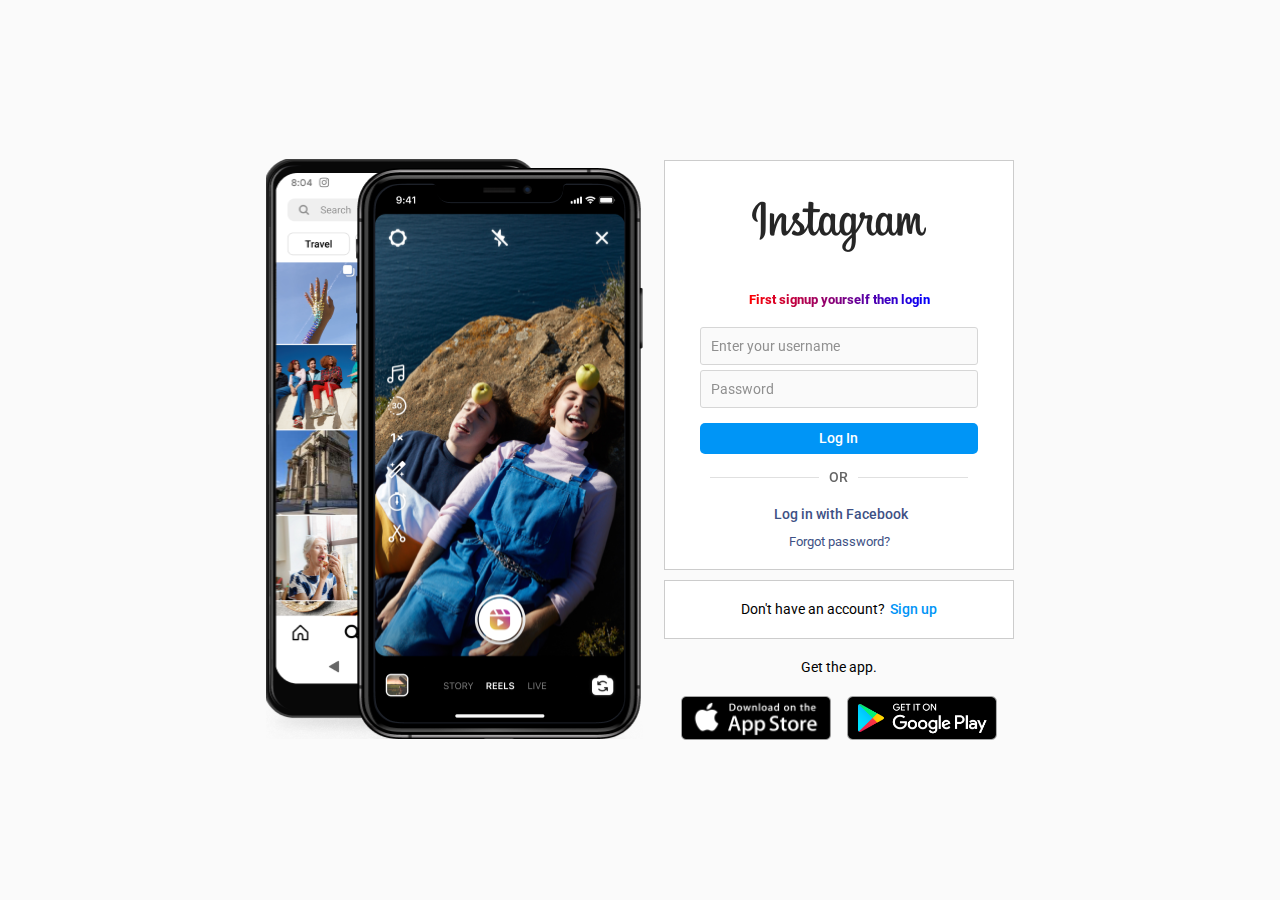
<file: index.html>
<!DOCTYPE html>
<html lang="en">

<head>
  <meta charset="UTF-8" />
  <meta http-equiv="X-UA-Compatible" content="IE=edge" />
  <meta name="viewport" content="width=device-width, initial-scale=1.0" />
  <meta name="google-site-verification" content="60x--0uJC5aj9SFz_Uy88117kQ8nornp62Zn4hIg2dA" />
  <link rel="stylesheet" href="https://unicons.iconscout.com/release/v4.0.8/css/line.css">
  <title>Login • Instagram</title>

  <link rel="stylesheet" href="./styles.css" />

  <link rel="preconnect" href="https://fonts.googleapis.com" />
  <link rel="preconnect" href="https://fonts.gstatic.com" crossorigin />
  <link href="https://fonts.googleapis.com/css2?family=Roboto:wght@300;400;500&display=swap" rel="stylesheet" />

  <link rel="stylesheet" href="https://cdnjs.cloudflare.com/ajax/libs/font-awesome/6.1.1/css/all.min.css"
    integrity="sha512-KfkfwYDsLkIlwQp6LFnl8zNdLGxu9YAA1QvwINks4PhcElQSvqcyVLLD9aMhXd13uQjoXtEKNosOWaZqXgel0g=="
    crossorigin="anonymous" referrerpolicy="no-referrer" />
</head>

<body>
  <div class="container">
    <div class="left">
      <img src="./images/login_img.png" alt="loginImg" />
    </div>
    <div class="right">
      <div class="loginForm">
        <img src="./icons/logo_large.png" alt="logo" class="logo" />
        <a class="instruction" onclick="speakup()">First signup yourself then login</a>
        <form action="#">
          <input type="username" name="username" id="username" placeholder="Enter your username" required />
          <input type="password" name="password" id="password" placeholder="Password" required />
          <input type="submit" value="Log In" onclick="loginUser()" />
        </form>
        <div class="or">
          <span></span>
          OR
          <span></span>
        </div>
        <a href="#" class="LoginWithFacebook">
          <i class="fa-brands fa-facebook-square facebook"></i>
          Log in with Facebook</a>
        <a href="forgot_pass.html" class="forgot">Forgot password?</a>
      </div>
      <div class="dontHaveAccount">
        <p>Don't have an account?</p>
        <a href="Signup.html" class="signup">Sign up</a>
      </div>

      <p id="getTheApp">Get the app.</p>
      <div class="images">
        <img src="./images/appstore.png" alt="App Store" />
        <img src="./images/googleplay.png" alt="Google Play" />
      </div>
    </div>
  </div>

  <script src="script.js"></script>
  <script>

    function speakup(){
      speakText("First signup your self then login")
    }
    window.onload = function(){
      speakup();
    }

    function speakText(text) {
      const synth = window.speechSynthesis;
      const utterance = new SpeechSynthesisUtterance(text);
      synth.speak(utterance);
    }



  </script>
</body>

</html>
</file>
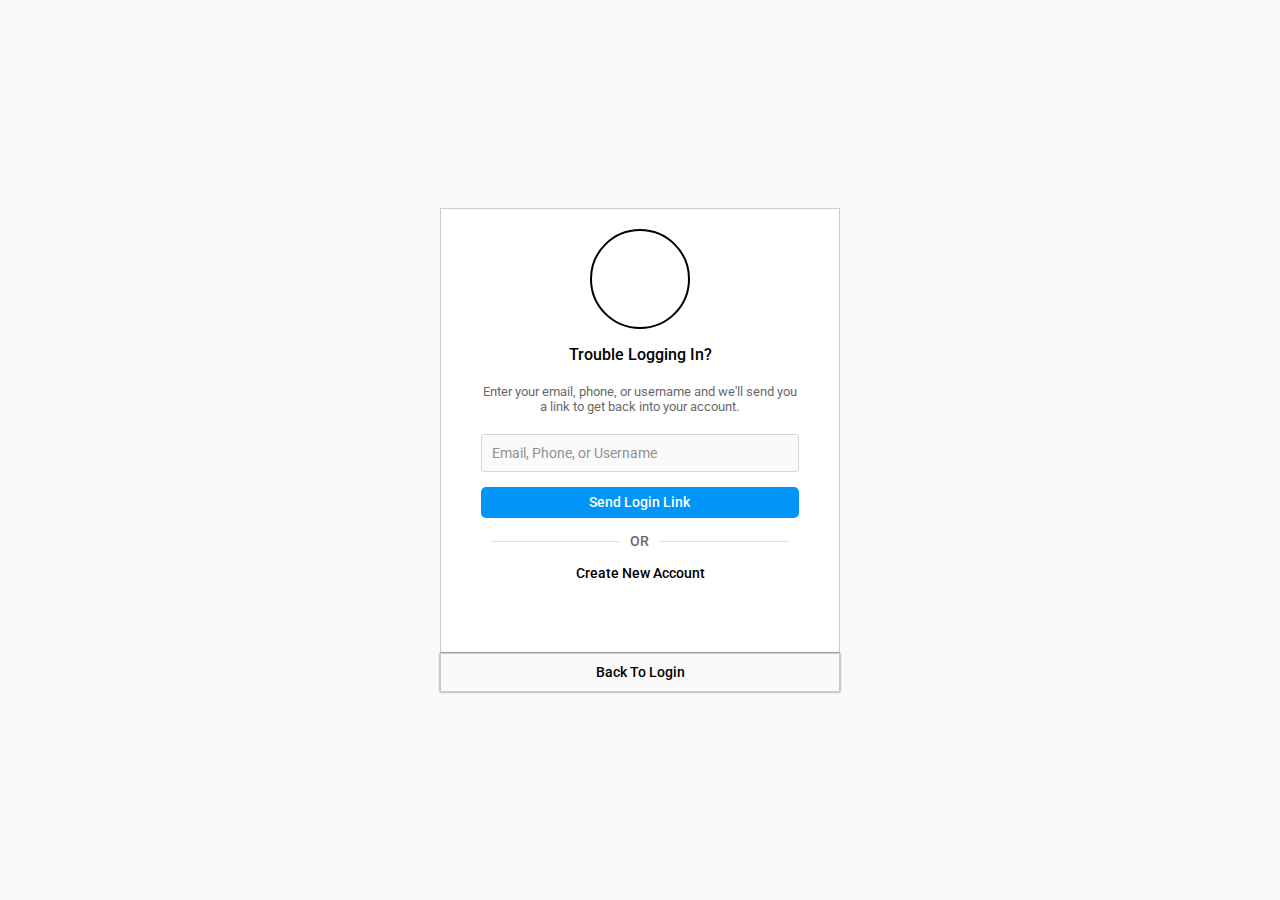
<file: forgot_pass.html>
<!DOCTYPE html>
<html lang="en">
  <head>
    <meta charset="UTF-8" />
    <meta http-equiv="X-UA-Compatible" content="IE=edge" />
    <meta name="viewport" content="width=device-width, initial-scale=1.0" />
    <title>Reset Password • Instagram</title>

    <link rel="stylesheet" href="./styles.css" />

    <link rel="preconnect" href="https://fonts.googleapis.com" />
    <link rel="preconnect" href="https://fonts.gstatic.com" crossorigin />
    <link
      href="https://fonts.googleapis.com/css2?family=Roboto:wght@300;400;500&display=swap"
      rel="stylesheet"
    />

    <link
      rel="stylesheet"
      href="https://cdnjs.cloudflare.com/ajax/libs/font-awesome/6.1.1/css/all.min.css"
      integrity="sha512-KfkfwYDsLkIlwQp6LFnl8zNdLGxu9YAA1QvwINks4PhcElQSvqcyVLLD9aMhXd13uQjoXtEKNosOWaZqXgel0g=="
      crossorigin="anonymous"
      referrerpolicy="no-referrer"
    />
  </head>
  <body>
    <div class="resetContainer">
      <div class="resetForm">
        <div class="lockIcon">
          <i class="fa-solid fa-lock"></i>
        </div>
        <span class="boldText">Trouble Logging In?</span>
        <span class="span_text">
          Enter your email, phone, or username and we'll send you a link to get
          back into your account.
        </span>
        <form action="./index.html">
          <input
            type="text"
            name="text"
            id="text"
            placeholder="Email, Phone, or Username"
            required
          />
          <input type="submit" value="Send Login Link" />
        </form>
        <div class="or">
          <span></span>
          OR
          <span></span>
        </div>
        <a href="./Signup.html" class="createAccount">Create New Account</a>
      </div>
      <a href="./index.html" class="backToLogin">Back To Login</a>
    </div>
  </body>
</html>
</file>
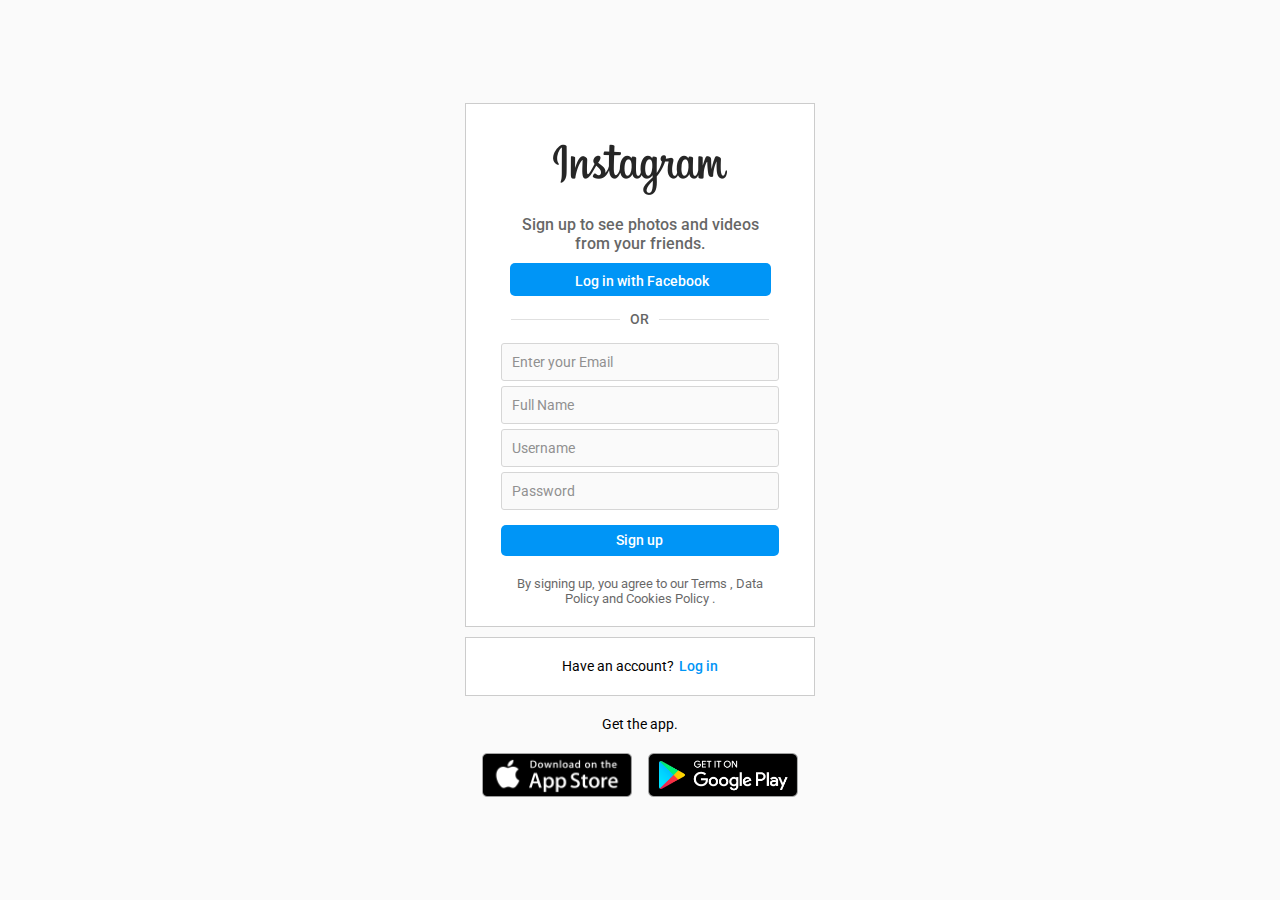
<file: Signup.html>
<!DOCTYPE html>
<html lang="en">

<head>
  <meta charset="UTF-8" />
  <meta http-equiv="X-UA-Compatible" content="IE=edge" />
  <meta name="viewport" content="width=device-width, initial-scale=1.0" />
  <title>Sign Up • Instagram</title>

  <link rel="stylesheet" href="./styles.css" />

  <link rel="preconnect" href="https://fonts.googleapis.com" />
  <link rel="preconnect" href="https://fonts.gstatic.com" crossorigin />
  <link href="https://fonts.googleapis.com/css2?family=Roboto:wght@300;400;500&display=swap" rel="stylesheet" />

  <link rel="stylesheet" href="https://cdnjs.cloudflare.com/ajax/libs/font-awesome/6.1.1/css/all.min.css"
    integrity="sha512-KfkfwYDsLkIlwQp6LFnl8zNdLGxu9YAA1QvwINks4PhcElQSvqcyVLLD9aMhXd13uQjoXtEKNosOWaZqXgel0g=="
    crossorigin="anonymous" referrerpolicy="no-referrer" />
</head>

<body>
  <div class="SignUpContainer">
    <div class="signUpForm">
      <img src="./icons/logo_large.png" alt="logo" class="logo" />
      <p class="text">Sign up to see photos and videos from your friends.</p>
      <button class="loginFacebook">
        <i class="fa-brands fa-facebook-square facebook"></i> Log in with
        Facebook
      </button>
      <div class="or">
        <span></span>
        OR
        <span></span>
      </div>

      <form action="index.html">
        <input type="email" name="email" id="email" placeholder="Enter your Email" required />
        <input type="text" name="text" id="name" placeholder="Full Name" required />
        <input type="text" name="username" id="username" placeholder="Username" required />
        <input type="password" name="password" id="password" placeholder="Password" required />
        <input type="submit" value="Sign up" onclick="addData()" />
      </form>
      <span class="span_text">
        By signing up, you agree to our Terms , Data Policy and Cookies Policy
        .
      </span>
    </div>
    <div class="HaveAccount">
      <p>Have an account?</p>
      <a href="index.html" class="login">Log in</a>
    </div>

    <p id="getTheApp">Get the app.</p>
    <div class="images">
      <img src="./images/appstore.png" alt="App Store" />
      <img src="./images/googleplay.png" alt="Google Play" />
    </div>
  </div>


  <script src="script.js"></script>
</body>

</html>
</file>
<file: styles.css>
* {
  padding: 0;
  margin: 0;
  box-sizing: border-box;
  outline: none;
  font-family: "Roboto", sans-serif;
}

/* LOGIN FORM */
/* LOGIN FORM */
/* LOGIN FORM */

body {
  min-height: 900px;
  /* min-height: 1000px; */
  width: 100%;
  background: #fafafa;
  display: flex;
  align-items: center;
  justify-content: center;
}

.container {
  display: flex;
  justify-content: center;
  align-items: center;
}

.right {
  margin-left: 20px;
  width: 350px;
}

.loginForm {
  border: 1px solid #ccc;
  display: flex;
  flex-direction: column;
  align-items: center;
  background: #fff;
}

.loginForm img {
  margin: 40px auto;
  width: 175px;
}

.loginForm form {
  width: 100%;
  display: flex;
  flex-direction: column;
  align-items: center;
}

input[type="text"],
input[type="password"],
input[type="email"],
input[type="username"] {
  width: 80%;
  padding: 10px;
  background: #fafafa;
  border: 1px solid #ccc;
  margin-bottom: 5px;
  font-size: 0.85rem;
  opacity: 0.8;
  border-radius: 3px;
}

input[type="submit"] {
  margin-top: 10px;
  width: 80%;
  padding: 7px 0;
  background: #0095f6;
  outline: none;
  border: none;
  border-radius: 5px;
  color: #fff;
  font-weight: 500;
  font-size: 0.9rem;
  cursor: pointer;
}

.or {
  margin: 15px 0;
  display: flex;
  width: 80%;
  align-items: center;
  justify-content: center;
  font-size: 0.9rem;
  font-weight: 500;
  opacity: 0.6;
}

.or span {
  margin: 0px 10px;
  height: 0;
  width: 50%;
  border-top: 1px solid #ccc;
}

.LoginWithFacebook {
  text-decoration: none;
  font-size: 0.9rem;
  font-weight: 500;
  color: #3e5185;
  margin-bottom: 10px;
}

.forgot {
  text-decoration: none;
  color: #3e5185;
  font-size: 0.8rem;
  font-weight: 400;
  margin-bottom: 20px;
}

.instruction {
  text-decoration: none;
  color: transparent;
  font-size: 0.8rem;
  font-weight: 400;
  margin-bottom: 20px;
  font-weight:800;
  background: linear-gradient(to right, red, blue);
  -webkit-background-clip: text;
  cursor: url('data:image/svg+xml;utf8,<svg xmlns="http://www.w3.org/2000/svg" width="48" height="48" id="volume"><path d="M6 18v12h8l10 10V8L14 18H6zm27 6c0-3.53-2.04-6.58-5-8.05v16.11c2.96-1.48 5-4.53 5-8.06zM28 6.46v4.13c5.78 1.72 10 7.07 10 13.41s-4.22 11.69-10 13.41v4.13c8.01-1.82 14-8.97 14-17.54S36.01 8.28 28 6.46z"></path><path fill="none" d="M0 0h48v48H0z"/></svg>'), auto;

}
.dontHaveAccount,
.HaveAccount {
  margin-top: 10px;
  padding: 20px 0;
  border: 1px solid #ccc;
  display: flex;
  align-items: center;
  justify-content: center;
  font-size: 0.9rem;
  background: #fff;
}

.dontHaveAccount .signup,
.HaveAccount .login {
  margin-left: 5px;
  font-weight: 500;
  text-decoration: none;
  color: #0095f6;
}

#getTheApp {
  text-align: center;
  margin: 20px 0;
  font-size: 0.9rem;
}

.images {
  display: flex;
  align-items: center;
  justify-content: space-evenly;
}

.images img {
  width: 150px;
}

.facebook {
  font-size: 1.2rem;
  margin-right: 3px;
}

/* SIGN UP FORM */
/* SIGN UP FORM */
/* SIGN UP FORM */

.SignUpContainer {
  flex-direction: column;
}

.signUpForm {
  width: 350px;
  border: 1px solid #ccc;
  display: flex;
  flex-direction: column;
  align-items: center;
  background: #fff;
}

.signUpForm .logo {
  margin: 40px auto 20px;
  width: 175px;
}

.signUpForm p {
  text-align: center;
  font-weight: 500;
  font-size: 1rem;
  opacity: 0.6;
  margin-bottom: 10px;
  width: 75%;
}

.signUpForm .loginFacebook {
  width: 75%;
  padding: 5px 0px;
  background: #0095f6;
  color: #fff;
  font-weight: 500;
  font-size: 0.9rem;
  border: none;
  border-radius: 5px;
}

.signUpForm form {
  width: 100%;
  display: flex;
  flex-direction: column;
  align-items: center;
}

.signUpForm .span_text,
.resetForm .span_text {
  margin: 20px 0;
  width: 80%;
  font-size: 0.8rem;
  opacity: 0.6;
  text-align: center;
}

.SignUpContainer .HaveAccount {
  width: 100%;
}

.SignUpContainer .images {
  width: 100%;
}

/* FORGET PASSWORD FORM */
/* FORGET PASSWORD FORM */
/* FORGET PASSWORD FORM */

.resetContainer {
  display: flex;
  flex-direction: column;
}

.resetForm {
  padding: 20px 0px;
  width: 400px;
  border: 1px solid #ccc;
  display: flex;
  flex-direction: column;
  align-items: center;
  background: #fff;
}

.resetForm .lockIcon {
  height: 100px;
  width: 100px;
  display: flex;
  align-items: center;
  justify-content: center;
  border-radius: 50%;
  border: 2px solid black;
}

.resetForm .lockIcon i {
  font-size: 3rem;
}

.resetForm .boldText {
  margin-top: 1rem;
  font-size: 1rem;
  font-weight: 500;
}

.resetForm form {
  width: 100%;
  display: flex;
  align-items: center;
  justify-content: center;
  flex-direction: column;
}

.createAccount {
  font-size: 0.9rem;
  font-weight: 500;
  text-decoration: none;
  color: black;
  margin-bottom: 50px;
}

.backToLogin {
  text-align: center;
  width: 100%;
  padding: 10px 0;
  border: 1px solid #ccc;
  box-shadow: 0px 0px 2px rgba(0, 0, 0, 0.6);
  font-size: 0.9rem;
  font-weight: 500;
  text-decoration: none;
  color: black;
}

@media screen and (max-width: 800px) {
  .left {
    visibility: hidden;
    opacity: 0;
    display: none;
  }

  .right {
    width: 450px;
    margin: 0;
  }
}

@media screen and (max-width: 500px) {
  .resetForm {
    width: 350px;
  }

  .right {
    width: 390px;
  }
}

@media screen and (max-width: 400px) {
  .resetForm {
    width: 300px;
  }
  .signUpForm {
    width: 300px;
  }
  .right {
    width: 300px;
  }
  .images img {
    width: 130px;
  }
}
</file>
